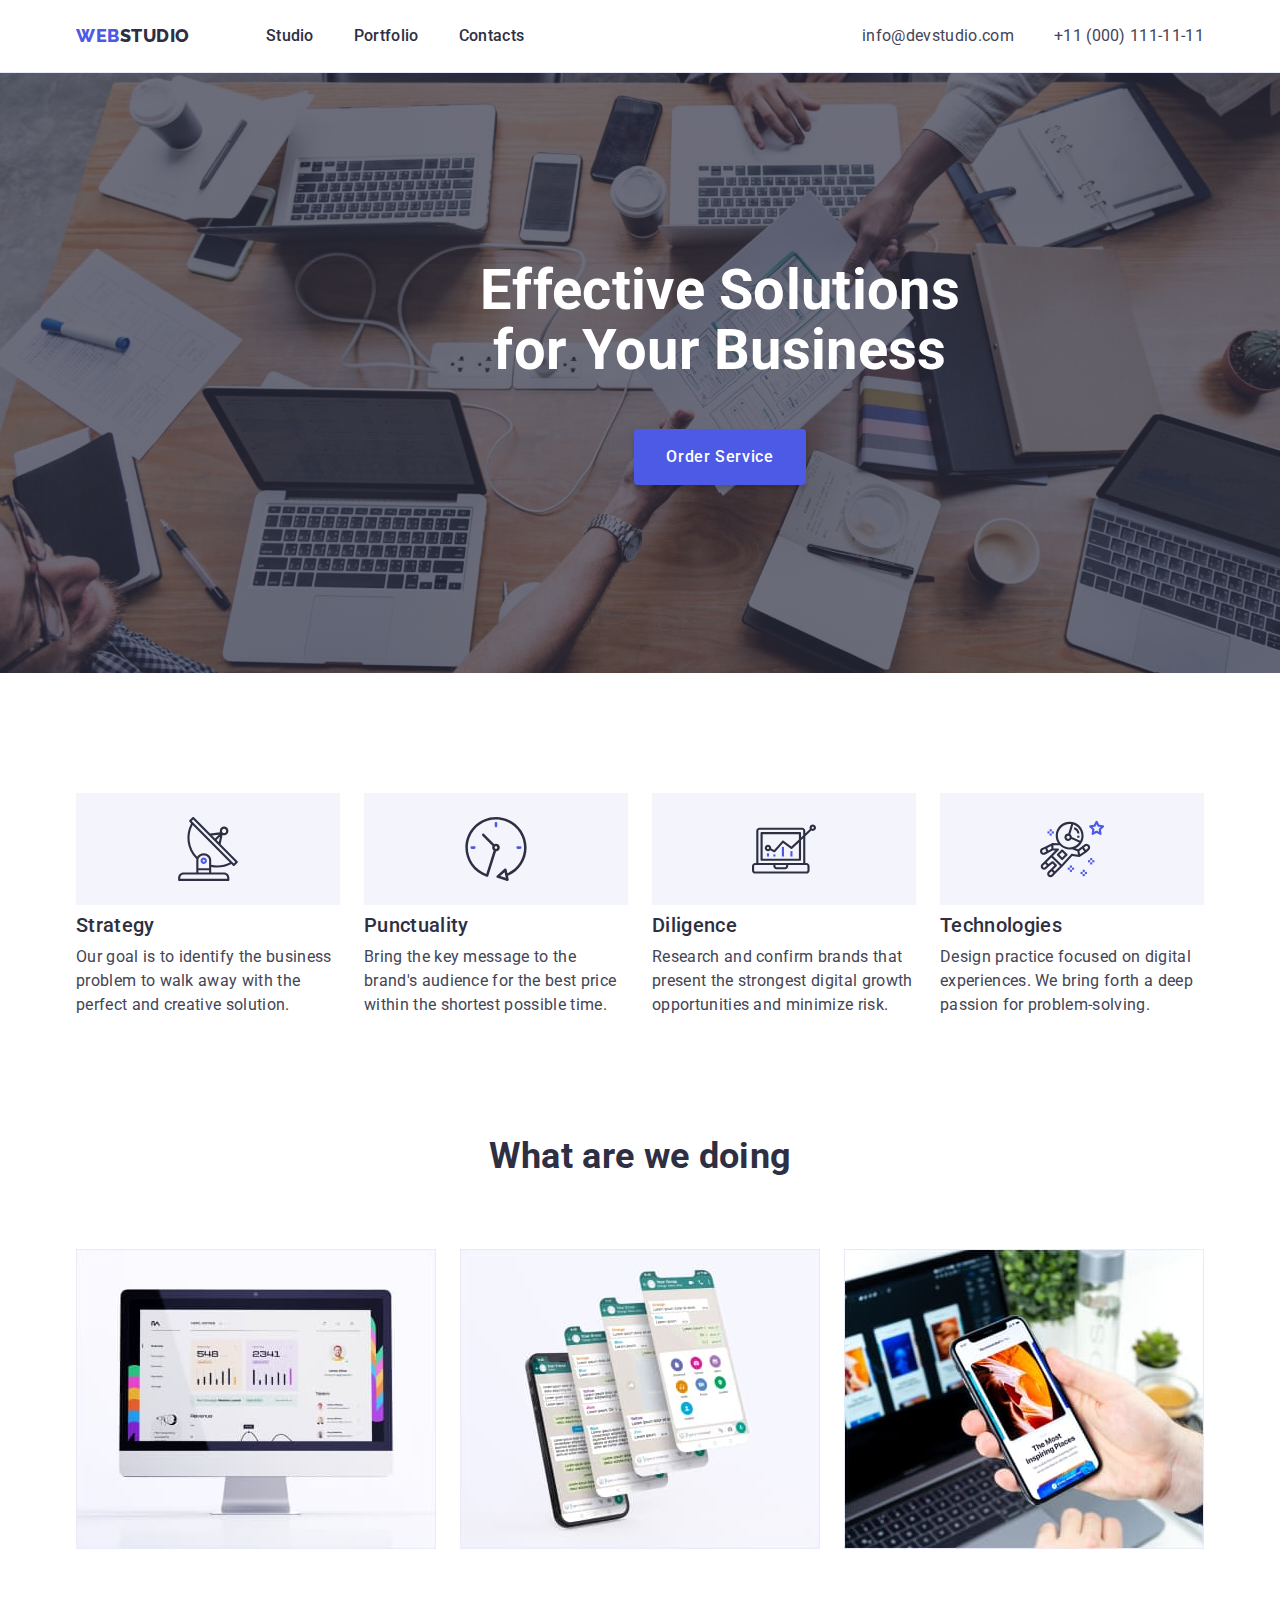
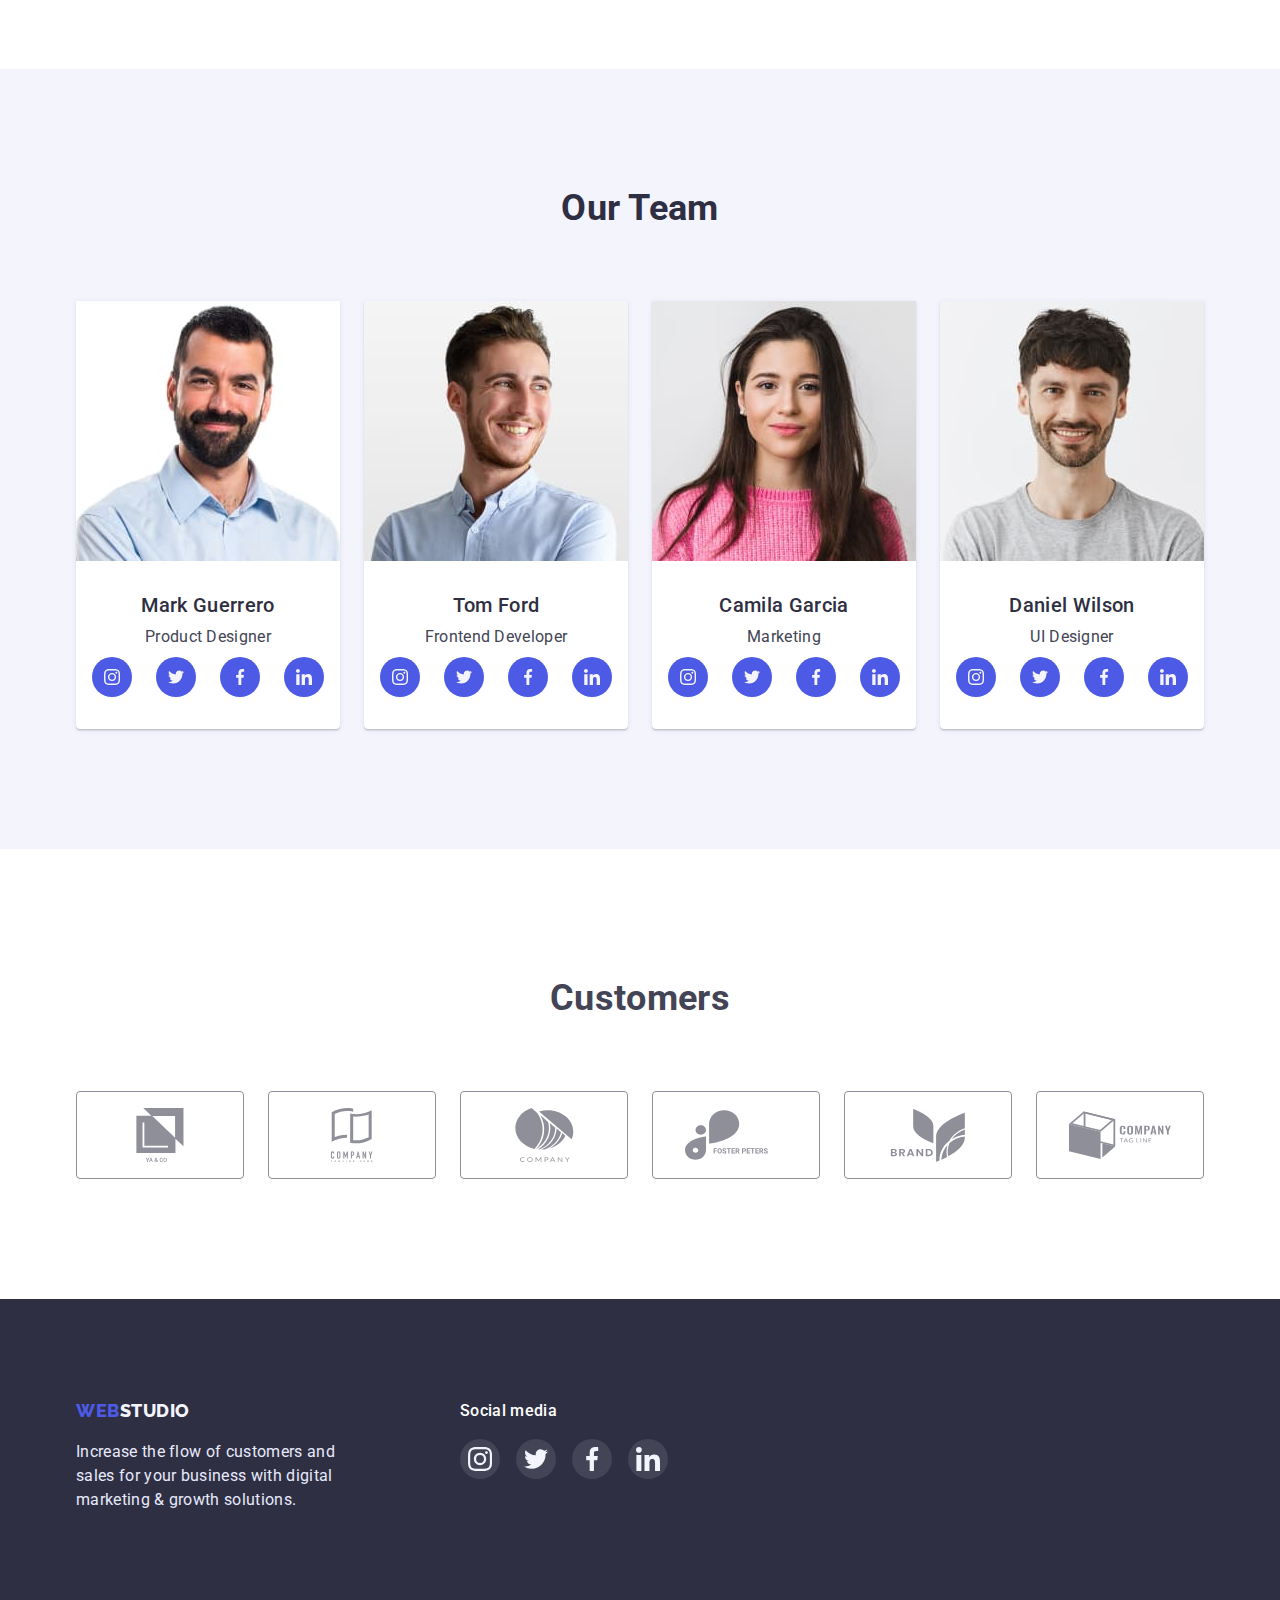
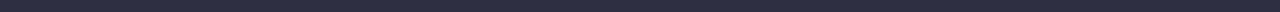
<file: index.html>
<!DOCTYPE html>
<html lang="en">
  <head>
    <meta charset="UTF-8" />
    <meta http-equiv="X-UA-Compatible" content="IE=edge" />
    <meta name="viewport" content="width=device-width, initial-scale=1.0" />
    <link rel="preconnect" href="https://fonts.googleapis.com" />
    <link rel="preconnect" href="https://fonts.gstatic.com" crossorigin />
    <link
      href="https://fonts.googleapis.com/css2?family=Raleway:wght@800&family=Roboto:wght@400;500;700;900&display=swap"
      rel="stylesheet"
    />
    <link rel="stylesheet" href="./css/normalize.css" />
    <link rel="stylesheet" href="./css/style.css" />
    <title>Studio</title>
  </head>
  <body>
    <!-- шапка і навігація -->
    <header class="full-width">
      <div class="container my-header">
        <!-- навігаційна панель -->
        <nav class="my-nav">
          <a href="./index.html" class="logo dark"
            ><span class="primary-brand">Web</span>Studio</a
          >
          <ul class="my-link-list">
            <li class="my-link-item">
              <a href="./index.html" class="my-link body-medium-text dark"
                >Studio</a
              >
            </li>
            <li class="my-link-item">
              <a href="./portfolio.html" class="my-link body-medium-text dark"
                >Portfolio</a
              >
            </li>
            <li class="my-link-item">
              <a href="" class="my-link body-medium-text dark">Contacts</a>
            </li>
          </ul>
        </nav>
        <address>
          <ul class="my-address-list">
            <li class="my-address-item">
              <a
                href="mailto:info@devstudio.com"
                class="my-address-link body-text text"
                >info@devstudio.com</a
              >
            </li>
            <li class="my-address-item">
              <a href="tel:+110001111111" class="my-address-link body-text text"
                >+11 (000) 111-11-11</a
              >
            </li>
          </ul>
        </address>
      </div>
    </header>
    <main>
      <!-- головний заклик -->
      <section class="bg-hero full-width">
        <div class="container my-hero">
          <h1 class="header-1 extra-light my-hero-text">
            Effective Solutions for Your Business
          </h1>
          <button type="button" class="main-button button-text">
            Order Service
          </button>
        </div>
      </section>
      <!-- наші переваги -->
      <section class="full-width my-advantages">
        <div class="container">
          <h2 class="visually-hidden">Advantages</h2>
          <ul class="my-advantages-list">
            <li class="my-advantages-item">
              <h3 class="header-3 dark">Strategy</h3>
              <p class="body-text">
                Our goal is to identify the business problem to walk away with
                the perfect and creative solution.
              </p>
            </li>
            <li class="my-advantages-item">
              <h3 class="header-3 dark">Punctuality</h3>
              <p class="body-text">
                Bring the key message to the brand's audience for the best price
                within the shortest possible time.
              </p>
            </li>
            <li class="my-advantages-item">
              <h3 class="header-3 dark">Diligence</h3>
              <p class="body-text">
                Research and confirm brands that present the strongest digital
                growth opportunities and minimize risk.
              </p>
            </li>
            <li class="my-advantages-item">
              <h3 class="header-3 dark">Technologies</h3>
              <p class="body-text">
                Design practice focused on digital experiences. We bring forth a
                deep passion for problem-solving.
              </p>
            </li>
          </ul>
        </div>
      </section>
      <!-- що ми робимо -->
      <section class="full-width my-products">
        <div class="container">
          <h2 class="header-2 dark my-products-title">What are we doing</h2>
          <ul class="my-products-list">
            <li class="my-products-item">
              <img src="./images/computer.jpg" alt="Computer" width="360" />
            </li>
            <li class="my-products-item">
              <img
                src="./images/phonescreen.jpg"
                alt="Phonescreen"
                width="360"
              />
            </li>
            <li class="my-products-item">
              <img src="./images/phone.jpg" alt="Phone" width="360" />
            </li>
          </ul>
        </div>
      </section>
      <!-- наша команда -->
      <section class="bg-light full-width my-team">
        <div class="container">
          <h2 class="header-2 dark my-team-title">Our Team</h2>
          <ul class="my-team-list">
            <li class="my-team-card bg-extra-light">
              <img
                src="./images/our_team/mark_guerrero.jpg"
                alt="Mark Guerrero"
                width="264"
              />
              <div class="my-team-card-caption">
                <h3 class="header-3 dark">Mark Guerrero</h3>
                <p class="body-text">Product Designer</p>
                <ul class="my-team-social">
                  <li>
                    <a href="#" class="my-team-social-link">
                      <svg class="icon-team">
                        <use
                          href="./images/symbol-defs.svg#icon-instagram"
                        ></use>
                      </svg>
                    </a>
                  </li>
                  <li>
                    <a href="#" class="my-team-social-link">
                      <svg class="icon-team">
                        <use href="./images/symbol-defs.svg#icon-twitter"></use>
                      </svg>
                    </a>
                  </li>
                  <li>
                    <a href="#" class="my-team-social-link">
                      <svg class="icon-team">
                        <use
                          href="./images/symbol-defs.svg#icon-facebook"
                        ></use>
                      </svg>
                    </a>
                  </li>
                  <li>
                    <a href="#" class="my-team-social-link">
                      <svg class="icon-team">
                        <use
                          href="./images/symbol-defs.svg#icon-linkedin"
                        ></use>
                      </svg>
                    </a>
                  </li>
                </ul>
              </div>
            </li>
            <li class="my-team-card bg-extra-light">
              <img
                src="./images/our_team/tom_ford.jpg"
                alt="Tom Ford"
                width="264"
              />
              <div class="my-team-card-caption">
                <h3 class="header-3 dark">Tom Ford</h3>
                <p class="body-text">Frontend Developer</p>
                <ul class="my-team-social">
                  <li>
                    <a href="#" class="my-team-social-link">
                      <svg class="icon-team">
                        <use
                          href="./images/symbol-defs.svg#icon-instagram"
                        ></use>
                      </svg>
                    </a>
                  </li>
                  <li>
                    <a href="#" class="my-team-social-link">
                      <svg class="icon-team">
                        <use href="./images/symbol-defs.svg#icon-twitter"></use>
                      </svg>
                    </a>
                  </li>
                  <li>
                    <a href="#" class="my-team-social-link">
                      <svg class="icon-team">
                        <use
                          href="./images/symbol-defs.svg#icon-facebook"
                        ></use>
                      </svg>
                    </a>
                  </li>
                  <li>
                    <a href="#" class="my-team-social-link">
                      <svg class="icon-team">
                        <use
                          href="./images/symbol-defs.svg#icon-linkedin"
                        ></use>
                      </svg>
                    </a>
                  </li>
                </ul>
              </div>
            </li>
            <li class="my-team-card bg-extra-light">
              <img
                src="./images/our_team/camila_garcia.jpg"
                alt="Camila Garcia"
                width="264"
              />
              <div class="my-team-card-caption">
                <h3 class="header-3 dark">Camila Garcia</h3>
                <p class="body-text">Marketing</p>
                <ul class="my-team-social">
                  <li>
                    <a href="#" class="my-team-social-link">
                      <svg class="icon-team">
                        <use
                          href="./images/symbol-defs.svg#icon-instagram"
                        ></use>
                      </svg>
                    </a>
                  </li>
                  <li>
                    <a href="#" class="my-team-social-link">
                      <svg class="icon-team">
                        <use href="./images/symbol-defs.svg#icon-twitter"></use>
                      </svg>
                    </a>
                  </li>
                  <li>
                    <a href="#" class="my-team-social-link">
                      <svg class="icon-team">
                        <use
                          href="./images/symbol-defs.svg#icon-facebook"
                        ></use>
                      </svg>
                    </a>
                  </li>
                  <li>
                    <a href="#" class="my-team-social-link">
                      <svg class="icon-team">
                        <use
                          href="./images/symbol-defs.svg#icon-linkedin"
                        ></use>
                      </svg>
                    </a>
                  </li>
                </ul>
              </div>
            </li>
            <li class="my-team-card bg-extra-light">
              <img
                src="./images/our_team/daniel_wilson.jpg"
                alt="Daniel Wilson"
                width="264"
              />
              <div class="my-team-card-caption">
                <h3 class="header-3 dark">Daniel Wilson</h3>
                <p class="body-text">UI Designer</p>
                <ul class="my-team-social">
                  <li>
                    <a href="#" class="my-team-social-link">
                      <svg class="icon-team">
                        <use
                          href="./images/symbol-defs.svg#icon-instagram"
                        ></use>
                      </svg>
                    </a>
                  </li>
                  <li>
                    <a href="#" class="my-team-social-link">
                      <svg class="icon-team">
                        <use href="./images/symbol-defs.svg#icon-twitter"></use>
                      </svg>
                    </a>
                  </li>
                  <li>
                    <a href="#" class="my-team-social-link">
                      <svg class="icon-team">
                        <use
                          href="./images/symbol-defs.svg#icon-facebook"
                        ></use>
                      </svg>
                    </a>
                  </li>
                  <li>
                    <a href="#" class="my-team-social-link">
                      <svg class="icon-team">
                        <use
                          href="./images/symbol-defs.svg#icon-linkedin"
                        ></use>
                      </svg>
                    </a>
                  </li>
                </ul>
              </div>
            </li>
          </ul>
        </div>
      </section>
      <!--замовники-->
      <section class="full-width">
        <div class="container my-customers">
          <h2 class="header-2 customers-title">Customers</h2>
          <ul class="customers-list">
            <li class="customers-item">
              <a href="#" class="customers-link">
                <svg class="customers-icon">
                  <use href="./images/symbol-defs.svg#icon-client1"></use>
                </svg>
              </a>
            </li>
            <li class="customers-item">
              <a href="#" class="customers-link">
                <svg class="customers-icon">
                  <use href="./images/symbol-defs.svg#icon-client2"></use>
                </svg>
              </a>
            </li>
            <li class="customers-item">
              <a href="#" class="customers-link">
                <svg class="customers-icon">
                  <use href="./images/symbol-defs.svg#icon-client3"></use>
                </svg>
              </a>
            </li>
            <li class="customers-item">
              <a href="#" class="customers-link">
                <svg class="customers-icon">
                  <use href="./images/symbol-defs.svg#icon-client4"></use>
                </svg>
              </a>
            </li>
            <li class="customers-item">
              <a href="#" class="customers-link">
                <svg class="customers-icon">
                  <use href="./images/symbol-defs.svg#icon-client5"></use>
                </svg>
              </a>
            </li>
            <li class="customers-item">
              <a href="#" class="customers-link">
                <svg class="customers-icon">
                  <use href="./images/symbol-defs.svg#icon-client6"></use>
                </svg>
              </a>
            </li>
          </ul>
        </div>
      </section>
    </main>
    <!-- підвал -->
    <footer class="bg-dark full-width">
      <div class="container my-footer-box">
        <div class="my-footer">
          <a href="./index.html" class="logo light"
            ><span class="primary-brand">Web</span>Studio</a
          >
          <p class="my-footer-text body-text accent">
            Increase the flow of customers and sales for your business with
            digital marketing & growth solutions.
          </p>
        </div>
        <div class="my-footer-social">
          <p class="body-medium-text extra-light">Social media</p>
          <ul class="my-footer-social-list">
            <li>
              <a href="#" class="my-footer-social-link">
                <svg class="icon-footer">
                  <use href="./images/symbol-defs.svg#icon-instagram"></use>
                </svg>
              </a>
            </li>
            <li>
              <a href="#" class="my-footer-social-link">
                <svg class="icon-footer">
                  <use href="./images/symbol-defs.svg#icon-twitter"></use>
                </svg>
              </a>
            </li>
            <li>
              <a href="#" class="my-footer-social-link">
                <svg class="icon-footer">
                  <use href="./images/symbol-defs.svg#icon-facebook"></use>
                </svg>
              </a>
            </li>
            <li>
              <a href="#" class="my-footer-social-link">
                <svg class="icon-footer">
                  <use href="./images/symbol-defs.svg#icon-linkedin"></use>
                </svg>
              </a>
            </li>
          </ul>
        </div>
      </div>
    </footer>
  </body>
</html>
</file>
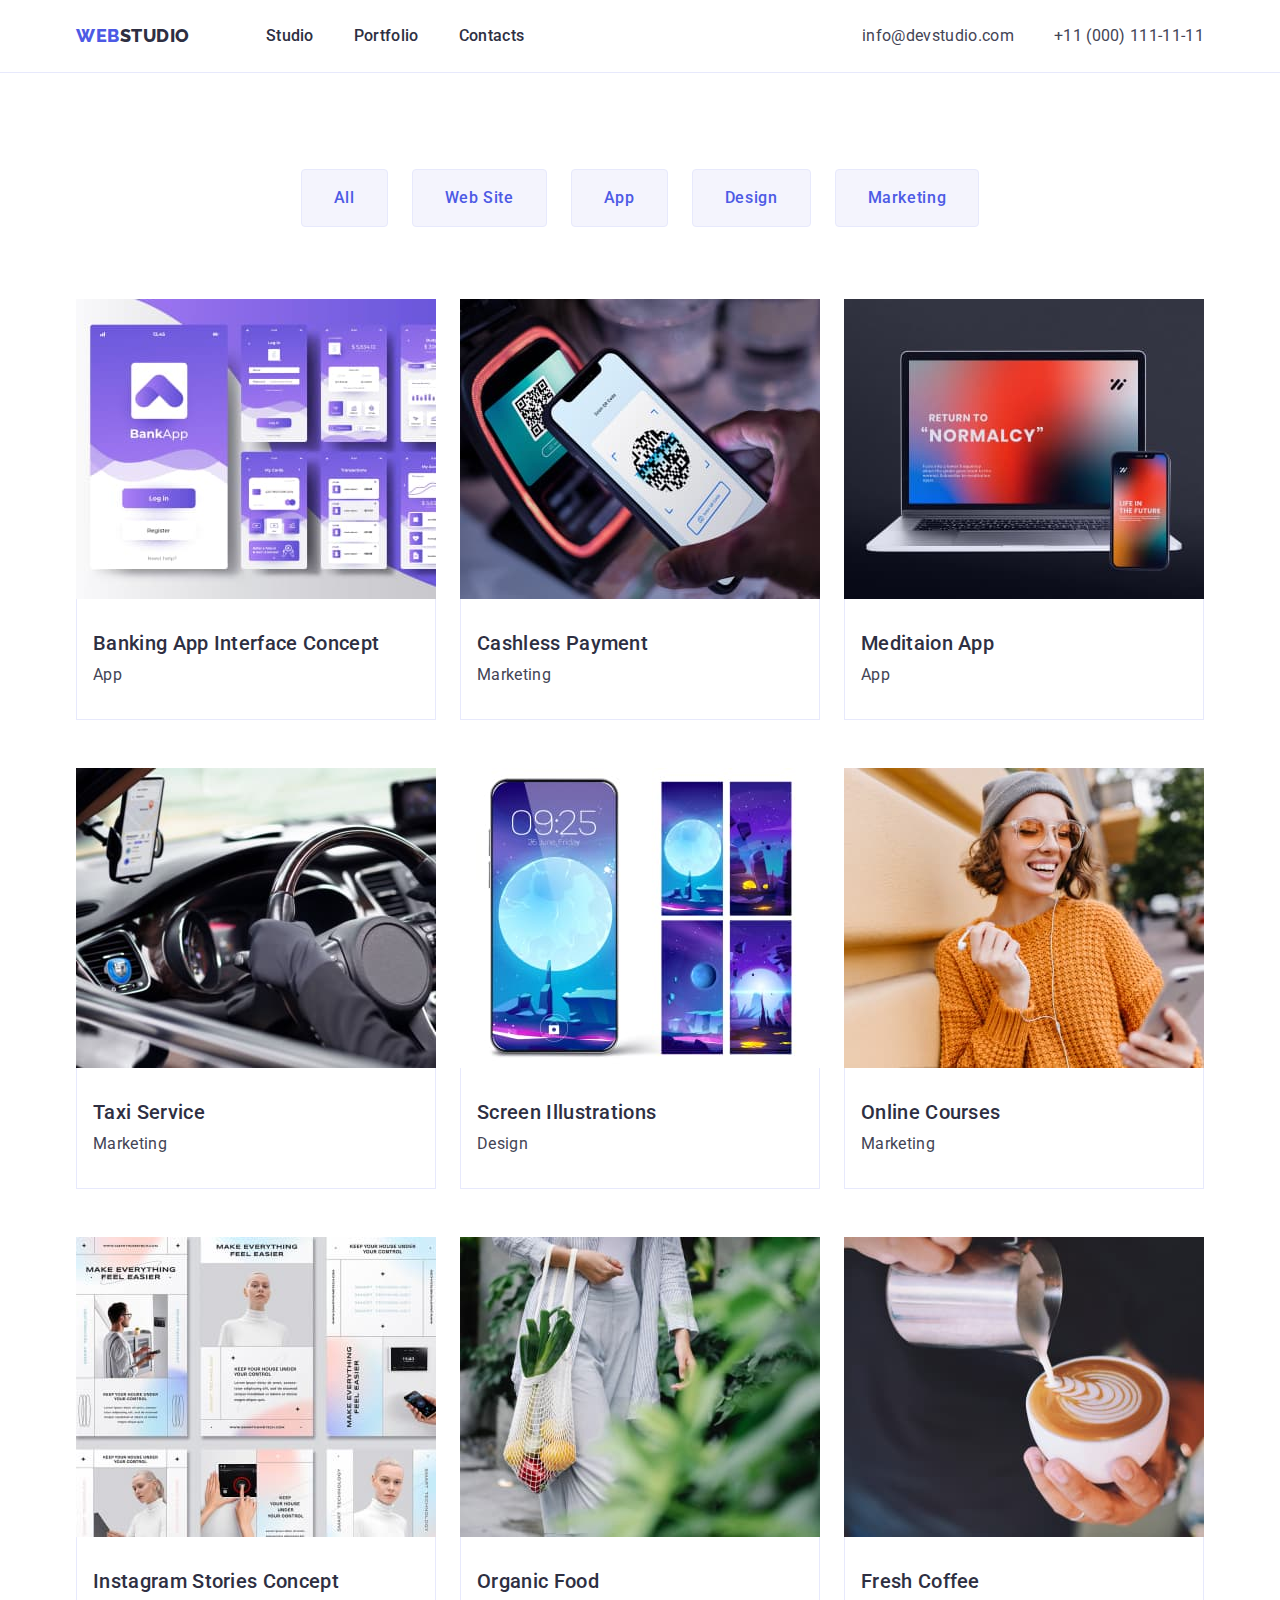
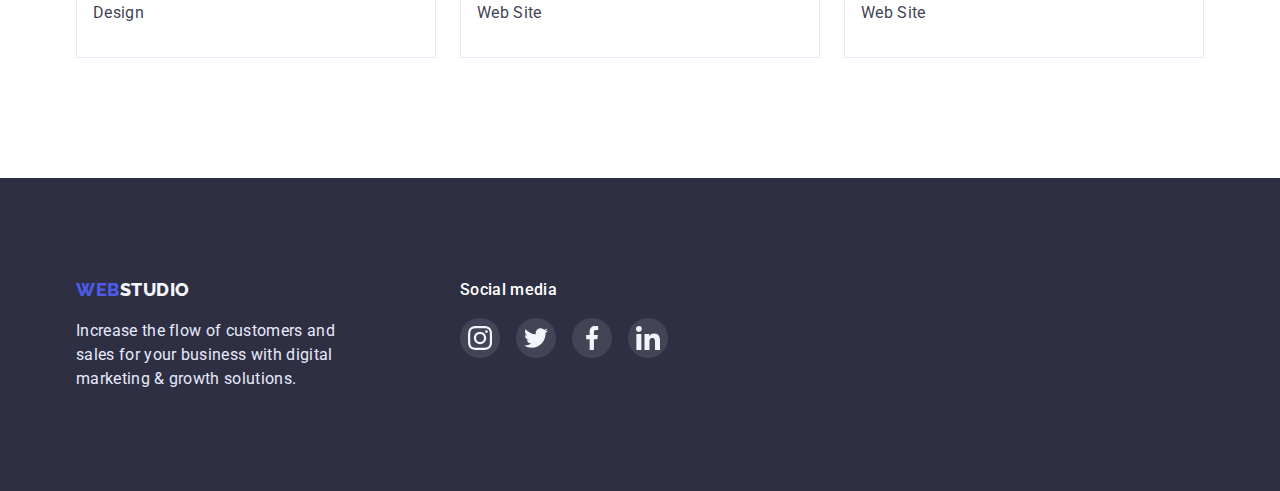
<file: portfolio.html>
<!DOCTYPE html>
<html lang="en">
  <head>
    <meta charset="UTF-8" />
    <meta http-equiv="X-UA-Compatible" content="IE=edge" />
    <meta name="viewport" content="width=device-width, initial-scale=1.0" />
    <link rel="preconnect" href="https://fonts.googleapis.com" />
    <link rel="preconnect" href="https://fonts.gstatic.com" crossorigin />
    <link
      href="https://fonts.googleapis.com/css2?family=Raleway:wght@800&family=Roboto:wght@400;500;700;900&display=swap"
      rel="stylesheet"
    />
    <link rel="stylesheet" href="./css/normalize.css" />
    <link rel="stylesheet" href="./css/style.css" />
    <title>Portfolio</title>
  </head>
  <body>
    <!-- шапка і навігація -->
    <header class="full-width">
      <div class="container my-header">
        <!-- навігаційна панель -->
        <nav class="my-nav">
          <a href="./index.html" class="logo dark"
            ><span class="primary-brand">Web</span>Studio</a
          >
          <ul class="my-link-list">
            <li class="my-link-item">
              <a href="./index.html" class="my-link body-medium-text dark"
                >Studio</a
              >
            </li>
            <li class="my-link-item">
              <a href="./portfolio.html" class="my-link body-medium-text dark"
                >Portfolio</a
              >
            </li>
            <li class="my-link-item">
              <a href="" class="my-link body-medium-text dark">Contacts</a>
            </li>
          </ul>
        </nav>
        <address>
          <ul class="my-address-list">
            <li class="my-address-item">
              <a
                href="mailto:info@devstudio.com"
                class="my-address-link body-text text"
                >info@devstudio.com</a
              >
            </li>
            <li class="my-address-item">
              <a href="tel:+110001111111" class="my-address-link body-text text"
                >+11 (000) 111-11-11</a
              >
            </li>
          </ul>
        </address>
      </div>
    </header>
    <main>
      <!--Portfolio-->
      <section class="full-width my-portfolio">
        <div class="container">
          <h1 class="visually-hidden">Portfolio</h1>
          <!--Filters-->
          <ul class="my-filtres-list">
            <li class="my-filtres-item">
              <button type="button" class="filter-button button-text">
                All
              </button>
            </li>
            <li class="my-filtres-item">
              <button type="button" class="filter-button button-text">
                Web Site
              </button>
            </li>
            <li class="my-filtres-item">
              <button type="button" class="filter-button button-text">
                App
              </button>
            </li>
            <li class="my-filtres-item">
              <button type="button" class="filter-button button-text">
                Design
              </button>
            </li>
            <li class="my-filtres-item">
              <button type="button" class="filter-button button-text">
                Marketing
              </button>
            </li>
          </ul>
          <!--Portfolio table-->
          <ul class="my-portfolio-list">
            <!--Row 1-->
            <li class="my-portfolio-item">
              <a href="#" class="my-portfolio-link">
                <img
                  src="./images/portfolio/banking_app.jpg"
                  alt="Banking application"
                  width="360"
                />
                <div class="my-portfolio-caption">
                  <h2 class="header-3 dark">Banking App Interface Concept</h2>
                  <p class="body-text">App</p>
                </div>
              </a>
            </li>
            <li class="my-portfolio-item">
              <a href="#" class="my-portfolio-link">
                <img
                  src="./images/portfolio/cashless.jpg"
                  alt="Mobile phone"
                  width="360"
                />
                <div class="my-portfolio-caption">
                  <h2 class="header-3 dark">Cashless Payment</h2>
                  <p class="body-text">Marketing</p>
                </div></a
              >
            </li>
            <li class="my-portfolio-item">
              <a href="#" class="my-portfolio-link">
                <img
                  src="./images/portfolio/meditaion_app.jpg"
                  alt="Laptop and phone"
                  width="360"
                />
                <div class="my-portfolio-caption">
                  <h2 class="header-3 dark">Meditaion App</h2>
                  <p class="body-text">App</p>
                </div></a
              >
            </li>
            <!--Row 2-->
            <li class="my-portfolio-item">
              <a href="#" class="my-portfolio-link">
                <img
                  src="./images/portfolio/taxi.jpg"
                  alt="Man behind the wheel"
                  width="360"
                />
                <div class="my-portfolio-caption">
                  <h2 class="header-3 dark">Taxi Service</h2>
                  <p class="body-text">Marketing</p>
                </div></a
              >
            </li>
            <li class="my-portfolio-item">
              <a href="#" class="my-portfolio-link">
                <img
                  src="./images/portfolio/screen_illustrations.jpg"
                  alt="Mobile phone screen"
                  width="360"
                />
                <div class="my-portfolio-caption">
                  <h2 class="header-3 dark">Screen Illustrations</h2>
                  <p class="body-text">Design</p>
                </div></a
              >
            </li>
            <li class="my-portfolio-item">
              <a href="#" class="my-portfolio-link">
                <img
                  src="./images/portfolio/courses.jpg"
                  alt="Happy girl"
                  width="360"
                />
                <div class="my-portfolio-caption">
                  <h2 class="header-3 dark">Online Courses</h2>
                  <p class="body-text">Marketing</p>
                </div></a
              >
            </li>
            <!--Row 3-->
            <li class="my-portfolio-item">
              <a href="#" class="my-portfolio-link">
                <img
                  src="./images/portfolio/insta_stories.jpg"
                  alt="Examples of Instagram stories"
                  width="360"
                />
                <div class="my-portfolio-caption">
                  <h2 class="header-3 dark">Instagram Stories Concept</h2>
                  <p class="body-text">Design</p>
                </div></a
              >
            </li>
            <li class="my-portfolio-item">
              <a href="#" class="my-portfolio-link">
                <img
                  src="./images/portfolio/food.jpg"
                  alt="Plant food"
                  width="360"
                />
                <div class="my-portfolio-caption">
                  <h2 class="header-3 dark">Organic Food</h2>
                  <p class="body-text">Web Site</p>
                </div></a
              >
            </li>
            <li class="my-portfolio-item">
              <a href="#" class="my-portfolio-link">
                <img
                  src="./images/portfolio/coffee.jpg"
                  alt="We are preparing cappuccino"
                  width="360"
                />
                <div class="my-portfolio-caption">
                  <h2 class="header-3 dark">Fresh Coffee</h2>
                  <p class="body-text">Web Site</p>
                </div></a
              >
            </li>
          </ul>
        </div>
      </section>
    </main>
    <!--підвал-->
    <footer class="bg-dark full-width">
      <div class="container my-footer-box">
        <div class="my-footer">
          <a href="./index.html" class="logo light"
            ><span class="primary-brand">Web</span>Studio</a
          >
          <p class="my-footer-text body-text accent">
            Increase the flow of customers and sales for your business with
            digital marketing & growth solutions.
          </p>
        </div>
        <div class="my-footer-social">
          <p class="body-medium-text extra-light">Social media</p>
          <ul class="my-footer-social-list">
            <li>
              <a href="#" class="my-footer-social-link">
                <svg class="icon-footer">
                  <use href="./images/symbol-defs.svg#icon-instagram"></use>
                </svg>
              </a>
            </li>
            <li>
              <a href="#" class="my-footer-social-link">
                <svg class="icon-footer">
                  <use href="./images/symbol-defs.svg#icon-twitter"></use>
                </svg>
              </a>
            </li>
            <li>
              <a href="#" class="my-footer-social-link">
                <svg class="icon-footer">
                  <use href="./images/symbol-defs.svg#icon-facebook"></use>
                </svg>
              </a>
            </li>
            <li>
              <a href="#" class="my-footer-social-link">
                <svg class="icon-footer">
                  <use href="./images/symbol-defs.svg#icon-linkedin"></use>
                </svg>
              </a>
            </li>
          </ul>
        </div>
      </div>
    </footer>
  </body>
</html>
</file>
<file: css/style.css>
/***Загальні стилі всіх сторінок*/
:root {
  --primary-brand: #4d5ae5; /*iris*/
  --pressed-state: #404bbf; /*ocean*/
  --dark: #2e2f42; /*navy-blue*/
  --success: #31d0aa; /*green*/
  --text: #434455; /*slate*/
  --subtle-text: #8e8f99; /*light-slate*/
  --accent: #e7e9fc; /*cornflower*/
  --light: #f4f4fd; /*cloud*/
  --modal-overlay: #2e2f4266; /*navy-blue-modal*/
  --hero-background: #2e2f42b3; /*grey*/
  --extra-light: #ffffff; /*white*/
}
body {
  font-family: "Roboto", sans-serif;
  color: var(--text);
  letter-spacing: 0.02em;
}
.container {
  width: 1158px;
  padding: 0 15px;
  margin: 0 auto;
}
.full-width {
  min-width: 1158px;
}
.visually-hidden {
  /*візуальне приховування елементів*/
  position: absolute;
  width: 1px;
  height: 1px;
  margin: -1px;
  border: 0;
  padding: 0;

  white-space: nowrap;
  clip-path: inset(100%);
  clip: rect(0 0 0 0);
  overflow: hidden;
}
/*сітки*/
.my-advantages-list,
.my-products-list,
.my-team-list,
.customers-list,
.my-portfolio-list {
  display: flex;
  flex-wrap: wrap;
  row-gap: 48px;
  column-gap: 24px;
}
/*fonts*/
.logo {
  font-family: "Raleway";
  font-weight: 800;
  font-size: 18px;
  line-height: 1.33;
  letter-spacing: 0.03em;
  text-transform: uppercase;
  text-decoration: none;
  margin-right: 76px;
}
.header-1 {
  font-weight: 700;
  font-size: 56px;
  line-height: 1.07;
}
.header-2 {
  font-weight: 700;
  font-size: 36px;
  line-height: 1.11;
}
.header-3 {
  font-weight: 500;
  font-size: 20px;
  line-height: 1.2;
}
.body-text {
  font-weight: 400;
  font-size: 16px;
  line-height: 1.5;
}
.small-text {
  font-weight: 400;
  font-size: 12px;
  line-height: 1.33;
  letter-spacing: 0.04em;
}
.body-medium-text {
  font-weight: 500;
  font-size: 16px;
  line-height: 1.5;
}
.button-text {
  font-weight: 500;
  font-size: 16px;
  line-height: 1.5;
  letter-spacing: 0.04em;
}
.link-text {
  font-weight: 400;
  font-size: 12px;
  line-height: 1.33;
  letter-spacing: 0.04em;
  color: var(--primary-brand);
  text-decoration: underline;
}
/*font colors*/
.primary-brand {
  color: var(--primary-brand); /*iris*/
}
.pressed-state {
  color: var(--pressed-state); /*ocean*/
}
.dark {
  color: var(--dark); /*navy-blue*/
}
.text {
  color: var(--text); /*slate*/
}
.subtle-text {
  color: var(--subtle-text); /*light-slate*/
}
.accent {
  color: var(--accent); /*cornflower*/
}
.light {
  color: var(--light); /*cloud*/
}
.extra-light {
  color: var(--extra-light); /*white*/
}
/*buttons*/
.main-button {
  padding: 16px 32px;
  background: var(--primary-brand);
  box-shadow: 0px 4px 4px rgba(0, 0, 0, 0.15);
  border-radius: 4px;
  border: 0;
  color: var(--extra-light);
  cursor: pointer;
}
.main-button:focus,
.main-button:hover,
.main-button:active {
  background: var(--pressed-state);
}
.filter-button {
  padding: 16px 32px;
  background-color: var(--light);
  border-radius: 4px;
  border: 1px solid var(--accent);
  color: var(--primary-brand);
  cursor: pointer;
}
.filter-butt:focus,
.filter-button:hover,
.filter-button:active {
  background: Var(--pressed-state);
  box-shadow: 0px 3px 1px rgba(0, 0, 0, 0.1), 0px 2px 1px rgba(0, 0, 0, 0.08),
    0px 2px 2px rgba(0, 0, 0, 0.12);
  border-radius: 4px;
  border: 1px solid var(--pressed-state);
  color: var(--extra-light);
}
/*background colors*/
.bg-primary-brand {
  background-color: var(--primary-brand); /*iris*/
}
.bg-ocean {
  background-color: var(--pressed-state); /*ocean*/
}
.bg-dark {
  background-color: var(--dark); /*navy-blue*/
}
.bg-success {
  background-color: var(--success); /*green*/
}
.bg-text {
  background-color: var(--text); /*slate*/
}
.bg-subtle-text {
  background-color: var(--subtle-text); /*light-slate*/
}
.bg-accent {
  background-color: var(--accent); /*cornflower*/
}
.bg-light {
  background-color: var(--light); /*cloud*/
}
.bg-modal-overlay {
  background-color: var(--modal-overlay); /*navy-blue-modal*/
}
.bg-hero-background {
  background-color: var(--hero-background); /*grey*/
}
.bg-extra-light {
  background-color: var(--extra-light); /*white*/
}
/*header*/
header {
  border-bottom: 1px solid var(--accent);
}
.my-header {
  padding-top: 24px;
  padding-bottom: 24px;
  display: flex;
  align-items: center;
  justify-content: space-between;
}
.my-nav {
  display: flex;
  align-items: center;
}
.my-link-list {
  display: flex;
}
.my-link-item:not(:last-child) {
  margin-right: 40px;
}
.my-link {
  padding: 24px 0;
  color: var(--dark);
  text-decoration: none;
}
.my-link:focus,
.my-link:hover,
.my-link:active {
  color: var(--pressed-state);
  border-bottom: 4px solid var(--pressed-state);
}
.my-address-list {
  display: flex;
}
.my-address-item:not(:first-child) {
  margin-left: 40px;
}
.my-address-link {
  text-decoration: none;
  font-style: normal;
}
.my-address-link:focus,
.my-address-link:hover,
.my-address-link:active {
  color: var(--pressed-state);
}
/*footer*/
.my-footer-box {
  display: flex;
  align-items: flex-start;
  padding-top: 100px;
  padding-bottom: 100px;
}
.my-footer {
  flex-direction: column;
  justify-content: center;
  margin-right: 120px;
}
.my-footer-text {
  width: 264px;
  margin-top: 16px;
}
.my-footer-social > p {
  margin-bottom: 16px;
}
.my-footer-social-list {
  display: flex;
}
.my-footer-social-list > li:not(:last-child) {
  margin-right: 16px;
}

.my-footer-social-link {
  display: block;
  background: rgba(255, 255, 255, 0.1);
  border-radius: 50%;
  width: 40px;
  height: 40px;
  padding: 8px;
}
.my-footer-social-link:hover,
.my-footer-social-link:focus {
  background: var(--success);
}
.icon-footer {
  display: block;
  fill: var(--light);
  width: 24px;
  height: 24px;
}
/***Індивідульні стілі на окремих сторінках***/
/**index.html**/
/*hero*/
.bg-hero {
  background: linear-gradient(var(--hero-background), var(--hero-background)),
    var(--dark) url(../images/bg-hero.jpg) no-repeat center;
  background-size: contain;
  width: 1440px;
  margin: 0 auto;
}
.my-hero {
  height: 600px;
  display: flex;
  flex-direction: column;
  align-items: center;
  justify-content: center;
}
.my-hero-text {
  width: 494px;
  margin-bottom: 48px;
  text-align: center;
}
/*advantages*/
.my-advantages {
  padding: 120px 0;
}
.my-advantages h3 {
  margin-bottom: 8px;
}
.my-advantages-item {
  flex-basis: calc((100% - 72px) / 4);
}
.my-advantages-item::before {
  content: "";
  display: block;
  height: 112px;
  background: var(--light);
  background-repeat: no-repeat;
  background-position: center;
  margin-bottom: 8px;
}
.my-advantages-item:nth-child(1)::before {
  background-image: url(../images/advantages/strategy-icon.svg);
}
.my-advantages-item:nth-child(2)::before {
  background-image: url(../images/advantages/punctuality-icon.svg);
}
.my-advantages-item:nth-child(3)::before {
  background-image: url(../images/advantages/diligence-icon.svg);
}
.my-advantages-item:nth-child(4)::before {
  background-image: url(../images/advantages/technologies-icon.svg);
}
/*products*/
.my-products {
  text-align: center;
  padding-bottom: 120px;
}
.my-products-title {
  margin-bottom: 72px;
}
.my-products-item {
  flex-basis: calc((100% - 48px) / 3);
}
/*team*/
.my-team {
  text-align: center;
  padding: 120px 0;
}
.my-team-title {
  margin-bottom: 72px;
}
.my-team-card {
  flex-basis: calc((100% - 72px) / 4);
  box-shadow: 0px 1px 6px rgba(46, 47, 66, 0.08),
    0px 1px 1px rgba(46, 47, 66, 0.16), 0px 2px 1px rgba(46, 47, 66, 0.08);
  border-radius: 0px 0px 4px 4px;
}
.my-team-card-caption {
  padding: 32px 16px;
}
.my-team-card-caption > h3 {
  margin-bottom: 8px;
}
.my-team-card-caption > p {
  margin-bottom: 8px;
}
.my-team-social {
  display: flex;
  justify-content: space-between;
}
.my-team-social-link {
  display: block;
  background: var(--primary-brand);
  border-radius: 50%;
  width: 40px;
  height: 40px;
  padding: 12px;
}
.my-team-social-link:hover,
.my-team-social-link:focus {
  background: var(--pressed-state);
}
.icon-team {
  display: block;
  fill: var(--light);
  width: 16px;
  height: 16px;
}
/*customers*/
.my-customers {
  text-align: center;
  padding-top: 130px;
  padding-bottom: 120px;
}
.customers-title {
  margin-bottom: 72px;
}
.customers-item {
  flex-basis: calc((100% - 120px) / 6);
}
.customers-link {
  display: block;
  width: 168px;
  height: 88px;
}
.customers-link:hover {
  border-color: var(--pressed-state);
}
.customers-icon {
  width: 100%;
  height: 100%;
  fill: var(--subtle-text);
  border: 1px solid var(--subtle-text);
  border-radius: 4px;
  padding: 16px 32px;
}
.customers-icon:hover {
  border: 1px solid var(--pressed-state);
  fill: var(--pressed-state);
}
/**Portfolio.html*/
/*filtres*/
.my-filtres-list {
  margin-bottom: 72px !important;
  display: flex;
  justify-content: center;
}
.my-filtres-item:not(:last-child) {
  margin-right: 24px;
}
/*portfolio*/
.my-portfolio {
  padding: 96px 0 120px;
}
.my-portfolio-item {
  flex-basis: calc((100% - 48px) / 3);
}
.my-portfolio-link {
  display: block;
  text-decoration: none;
  color: var(--text);
}
.my-portfolio-link:hover,
.my-portfolio-link:focus {
  box-shadow: 0px 1px 6px rgba(46, 47, 66, 0.08),
    0px 1px 1px rgba(46, 47, 66, 0.16), 0px 2px 1px rgba(46, 47, 66, 0.08);
  cursor: pointer;
}
.my-portfolio-caption {
  padding: 32px 16px;
  border: 1px solid var(--accent);
  border-top: 0;
}
.my-portfolio-caption h2 {
  margin-bottom: 8px;
}
</file>
